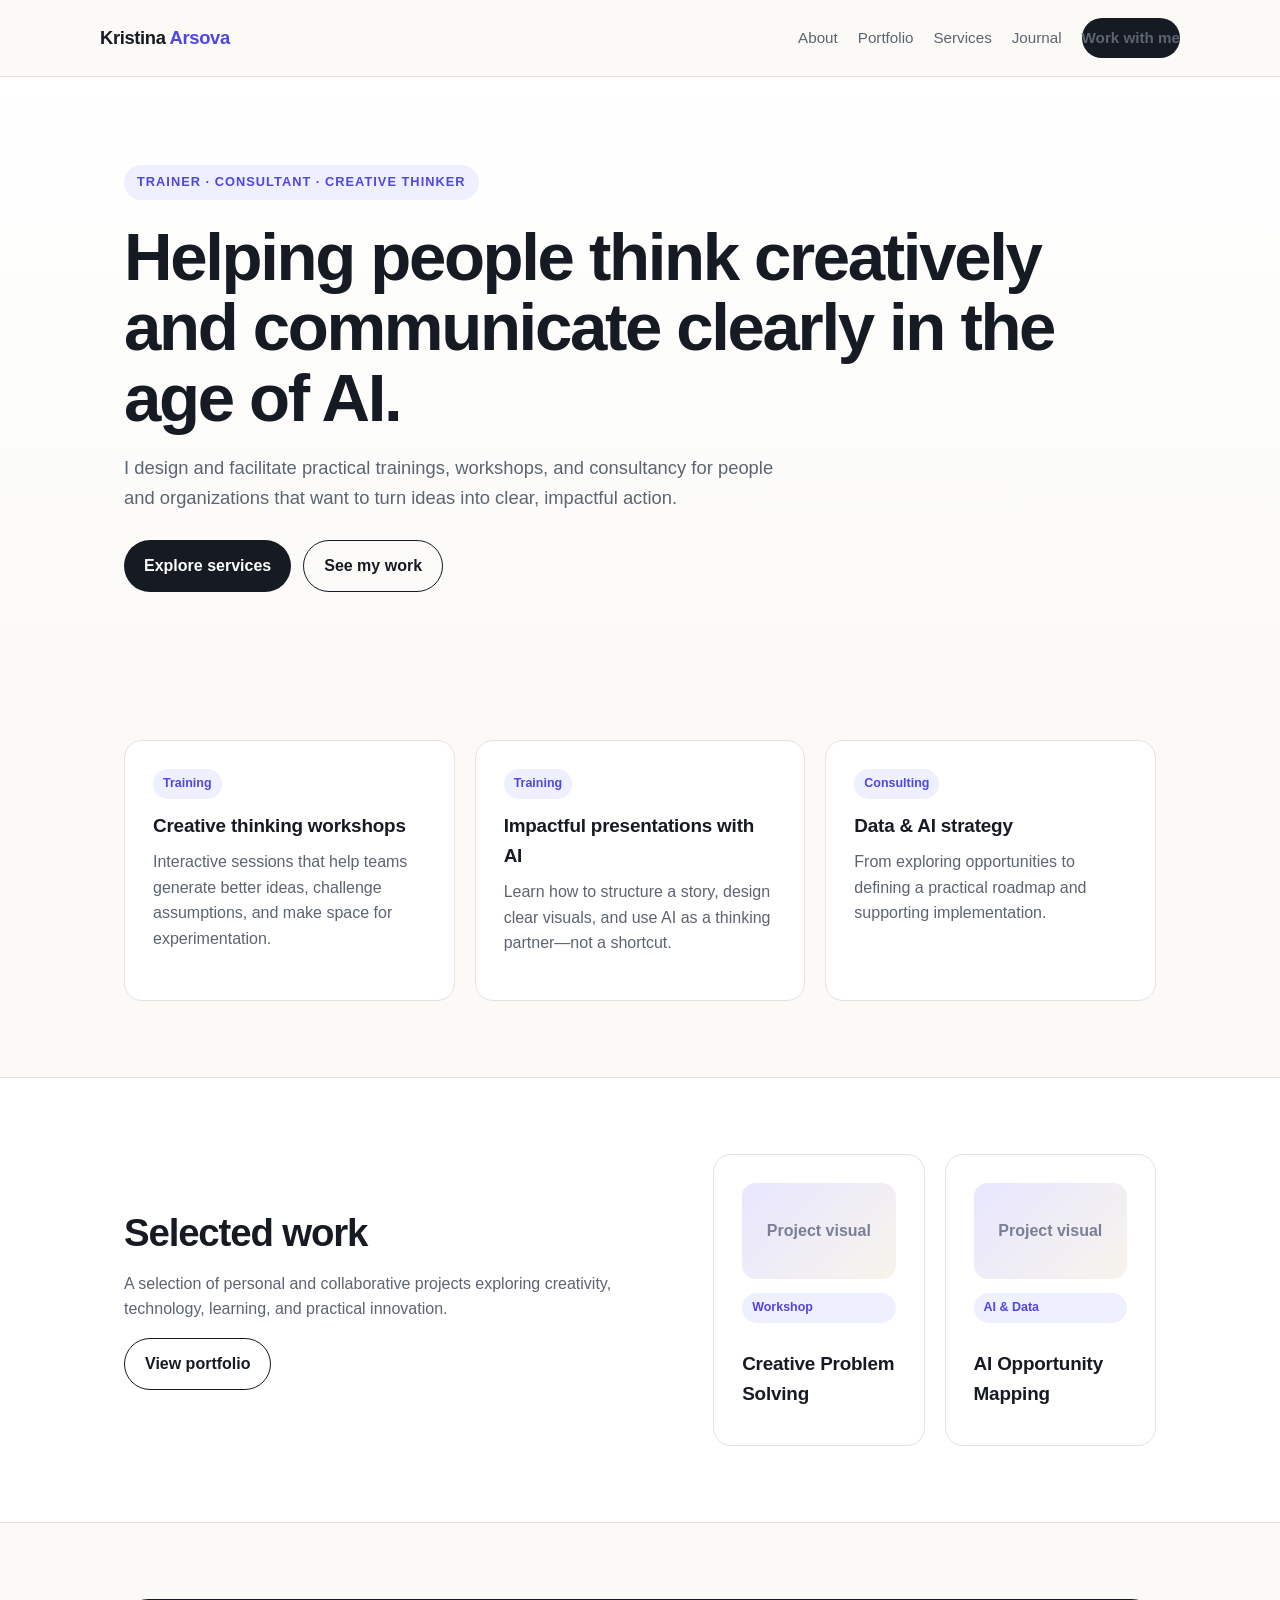
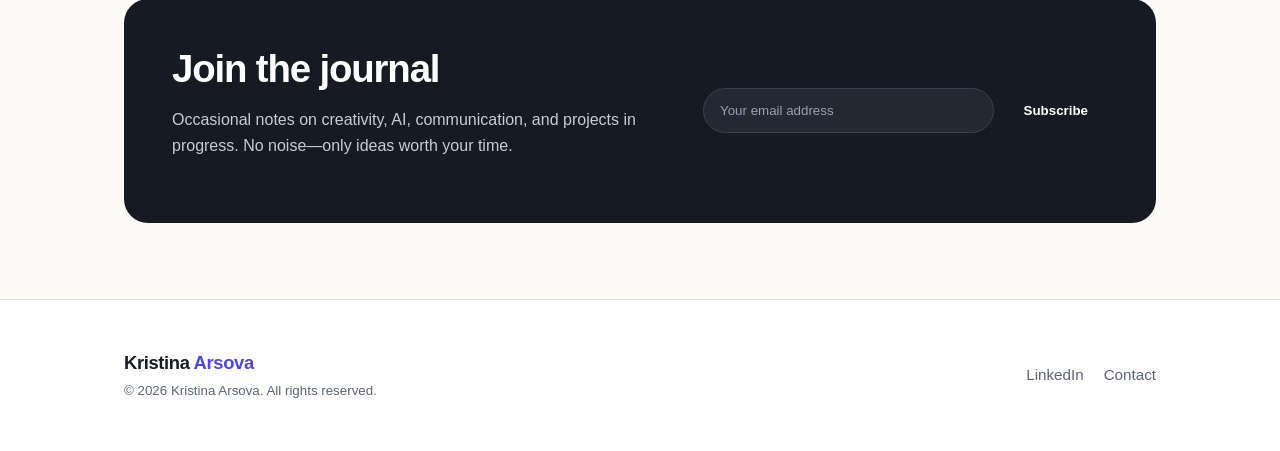
<file: index.html>
<!doctype html>
<html lang="en">
<head>
  <meta charset="utf-8">
  <meta name="viewport" content="width=device-width, initial-scale=1">
  <title>Kristina Arsova — Creativity, AI & Impactful Communication</title>
  <meta name="description" content="Kristina Arsova helps people and organizations think creatively, use AI thoughtfully, and communicate with clarity and impact.">
  <link rel="stylesheet" href="styles.css">
</head>
<body>
  <header class="site-header">
    <div class="container nav">
      <a class="brand" href="index.html">Kristina <span>Arsova</span></a>
      <nav class="nav-links">
        <a href="about.html">About</a>
        <a href="portfolio.html">Portfolio</a>
        <a href="services.html">Services</a>
        <a href="journal.html">Journal</a>
        <a class="btn" href="services.html#contact">Work with me</a>
      </nav>
    </div>
  </header>

  <main>
    <section class="hero">
      <div class="container">
        <span class="eyebrow">Trainer · Consultant · Creative Thinker</span>
        <h1>Helping people think creatively and communicate clearly in the age of AI.</h1>
        <p class="lead">I design and facilitate practical trainings, workshops, and consultancy for people and organizations that want to turn ideas into clear, impactful action.</p>
        <div class="hero-actions">
          <a class="btn" href="services.html">Explore services</a>
          <a class="btn secondary" href="portfolio.html">See my work</a>
        </div>
      </div>
    </section>

    <section class="section">
      <div class="container grid grid-3">
        <article class="card">
          <span class="tag">Training</span>
          <h3>Creative thinking workshops</h3>
          <p>Interactive sessions that help teams generate better ideas, challenge assumptions, and make space for experimentation.</p>
        </article>
        <article class="card">
          <span class="tag">Training</span>
          <h3>Impactful presentations with AI</h3>
          <p>Learn how to structure a story, design clear visuals, and use AI as a thinking partner—not a shortcut.</p>
        </article>
        <article class="card">
          <span class="tag">Consulting</span>
          <h3>Data & AI strategy</h3>
          <p>From exploring opportunities to defining a practical roadmap and supporting implementation.</p>
        </article>
      </div>
    </section>

    <section class="section alt">
      <div class="container split">
        <div>
          <h2>Selected work</h2>
          <p>A selection of personal and collaborative projects exploring creativity, technology, learning, and practical innovation.</p>
          <a class="btn secondary" href="portfolio.html">View portfolio</a>
        </div>
        <div class="grid grid-2">
          <article class="card project">
            <div class="placeholder">Project visual</div>
            <span class="tag">Workshop</span>
            <h3>Creative Problem Solving</h3>
          </article>
          <article class="card project">
            <div class="placeholder">Project visual</div>
            <span class="tag">AI & Data</span>
            <h3>AI Opportunity Mapping</h3>
          </article>
        </div>
      </div>
    </section>

    <section class="section">
      <div class="container">
        <div class="newsletter">
          <div>
            <h2>Join the journal</h2>
            <p>Occasional notes on creativity, AI, communication, and projects in progress. No noise—only ideas worth your time.</p>
          </div>
          <form action="#" method="post">
            <input type="email" name="email" placeholder="Your email address" required>
            <button class="btn" type="submit">Subscribe</button>
          </form>
        </div>
      </div>
    </section>
  </main>

  <footer class="footer">
    <div class="container footer-grid">
      <div>
        <a class="brand" href="index.html">Kristina <span>Arsova</span></a>
        <small><br>© <span id="year"></span> Kristina Arsova. All rights reserved.</small>
      </div>
      <nav class="nav-links">
        <a href="https://www.linkedin.com/in/kristina-arsova" target="_blank" rel="noopener">LinkedIn</a>
        <a href="services.html#contact">Contact</a>
      </nav>
    </div>
  </footer>
  <script>document.getElementById('year').textContent=new Date().getFullYear();</script>
</body>
</html>
</file>
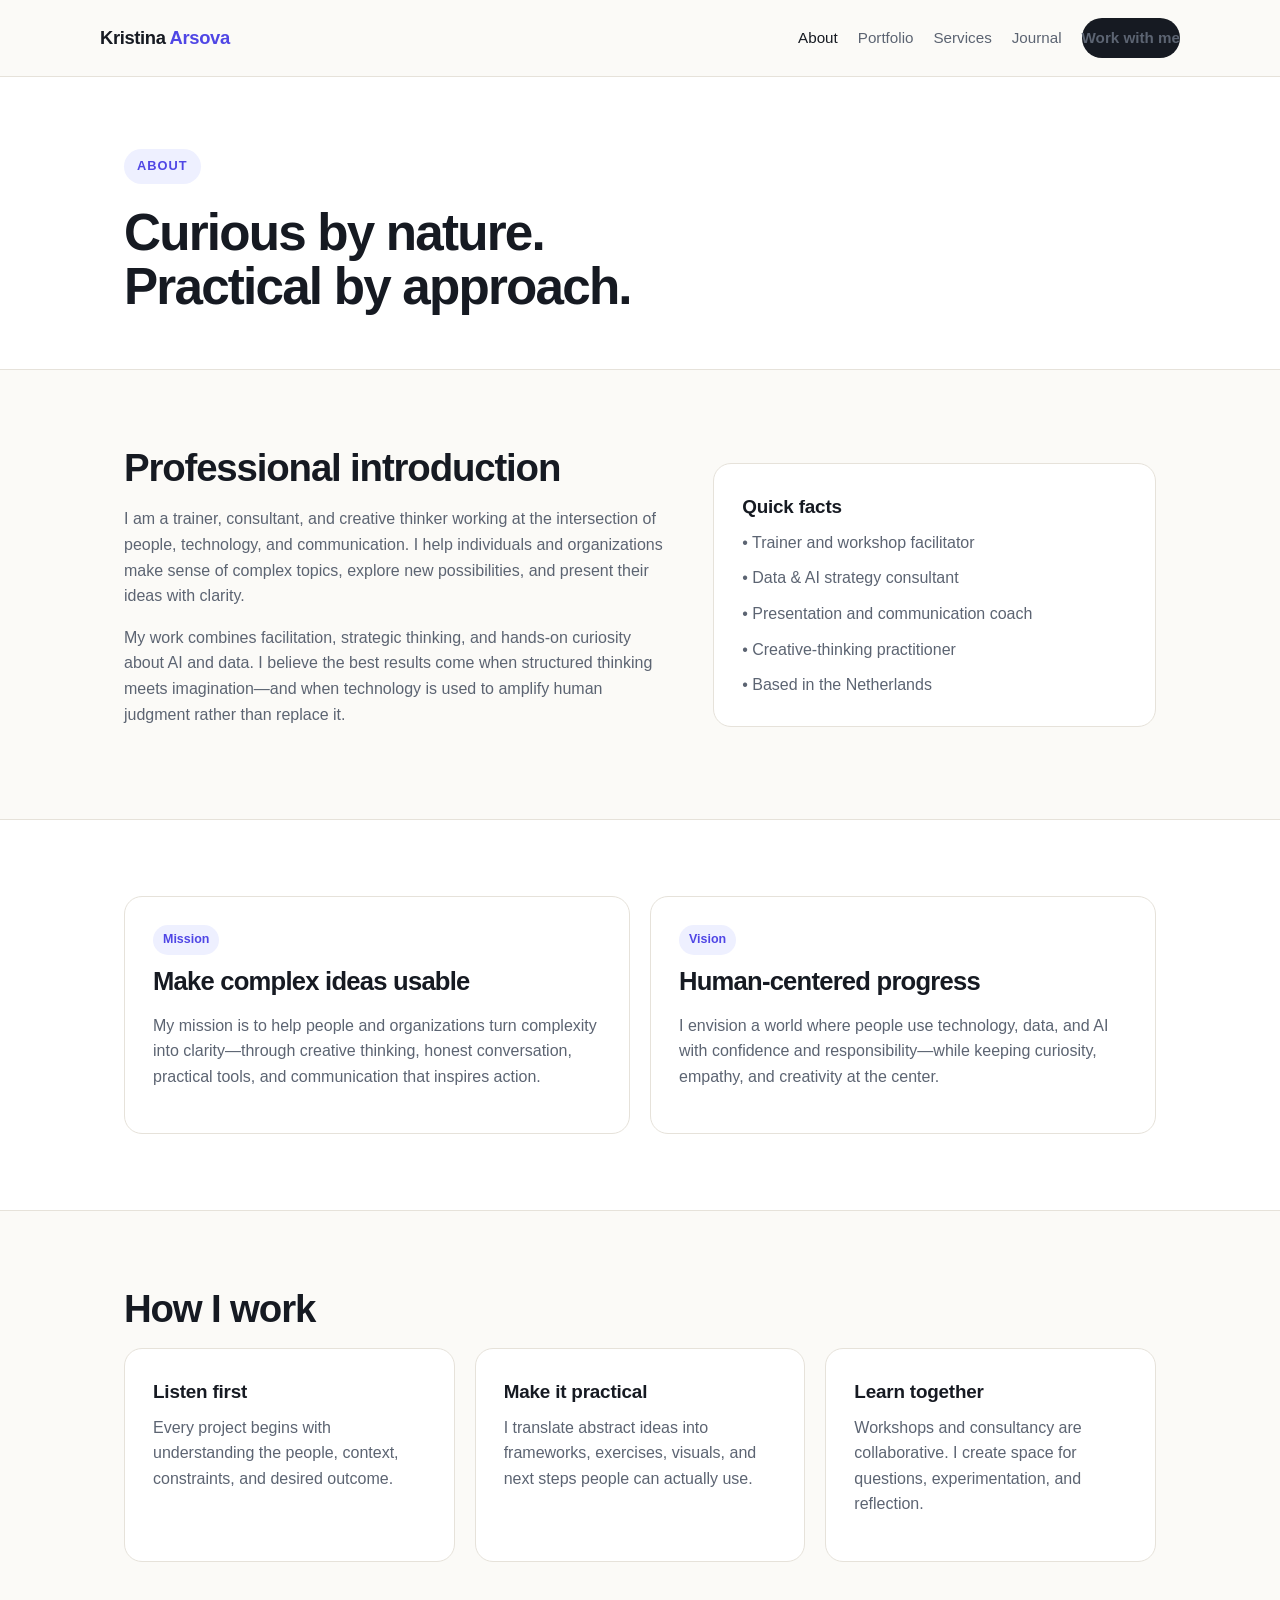
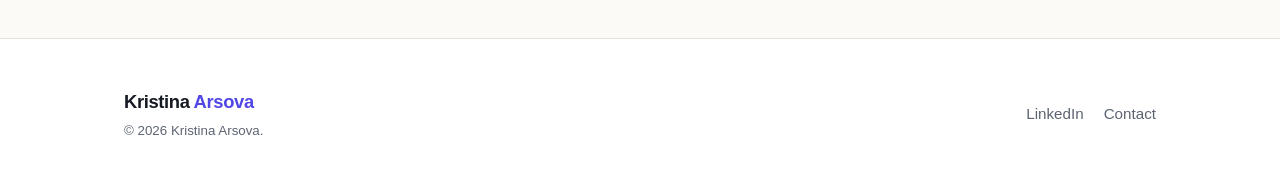
<file: about.html>
<!doctype html>
<html lang="en">
<head>
  <meta charset="utf-8">
  <meta name="viewport" content="width=device-width, initial-scale=1">
  <title>About — Kristina Arsova</title>
  <meta name="description" content="Kristina Arsova's professional background, mission, vision, and approach to creativity, AI, and impactful communication.">
  <link rel="stylesheet" href="styles.css">
</head>
<body>
  <header class="site-header">
    <div class="container nav">
      <a class="brand" href="index.html">Kristina <span>Arsova</span></a>
      <nav class="nav-links">
        <a href="about.html" class="active">About</a>
        <a href="portfolio.html">Portfolio</a>
        <a href="services.html">Services</a>
        <a href="journal.html">Journal</a>
        <a class="btn" href="services.html#contact">Work with me</a>
      </nav>
    </div>
  </header>

  <main>
    <section class="page-head">
      <div class="container">
        <span class="eyebrow">About</span>
        <h1>Curious by nature.<br>Practical by approach.</h1>
      </div>
    </section>

    <section class="section">
      <div class="container split">
        <div>
          <h2>Professional introduction</h2>
          <p>I am a trainer, consultant, and creative thinker working at the intersection of people, technology, and communication. I help individuals and organizations make sense of complex topics, explore new possibilities, and present their ideas with clarity.</p>
          <p>My work combines facilitation, strategic thinking, and hands-on curiosity about AI and data. I believe the best results come when structured thinking meets imagination—and when technology is used to amplify human judgment rather than replace it.</p>
        </div>
        <div class="card">
          <h3>Quick facts</h3>
          <ul class="contact-list">
            <li>• Trainer and workshop facilitator</li>
            <li>• Data & AI strategy consultant</li>
            <li>• Presentation and communication coach</li>
            <li>• Creative-thinking practitioner</li>
            <li>• Based in the Netherlands</li>
          </ul>
        </div>
      </div>
    </section>

    <section class="section alt">
      <div class="container grid grid-2">
        <article class="card">
          <span class="tag">Mission</span>
          <h2 style="font-size:1.6rem">Make complex ideas usable</h2>
          <p>My mission is to help people and organizations turn complexity into clarity—through creative thinking, honest conversation, practical tools, and communication that inspires action.</p>
        </article>
        <article class="card">
          <span class="tag">Vision</span>
          <h2 style="font-size:1.6rem">Human-centered progress</h2>
          <p>I envision a world where people use technology, data, and AI with confidence and responsibility—while keeping curiosity, empathy, and creativity at the center.</p>
        </article>
      </div>
    </section>

    <section class="section">
      <div class="container">
        <h2>How I work</h2>
        <div class="grid grid-3">
          <article class="card"><h3>Listen first</h3><p>Every project begins with understanding the people, context, constraints, and desired outcome.</p></article>
          <article class="card"><h3>Make it practical</h3><p>I translate abstract ideas into frameworks, exercises, visuals, and next steps people can actually use.</p></article>
          <article class="card"><h3>Learn together</h3><p>Workshops and consultancy are collaborative. I create space for questions, experimentation, and reflection.</p></article>
        </div>
      </div>
    </section>
  </main>

  <footer class="footer">
    <div class="container footer-grid">
      <div><a class="brand" href="index.html">Kristina <span>Arsova</span></a><small><br>© <span id="year"></span> Kristina Arsova.</small></div>
      <nav class="nav-links"><a href="https://www.linkedin.com/in/kristina-arsova" target="_blank" rel="noopener">LinkedIn</a><a href="services.html#contact">Contact</a></nav>
    </div>
  </footer>
  <script>document.getElementById('year').textContent=new Date().getFullYear();</script>
</body>
</html>
</file>
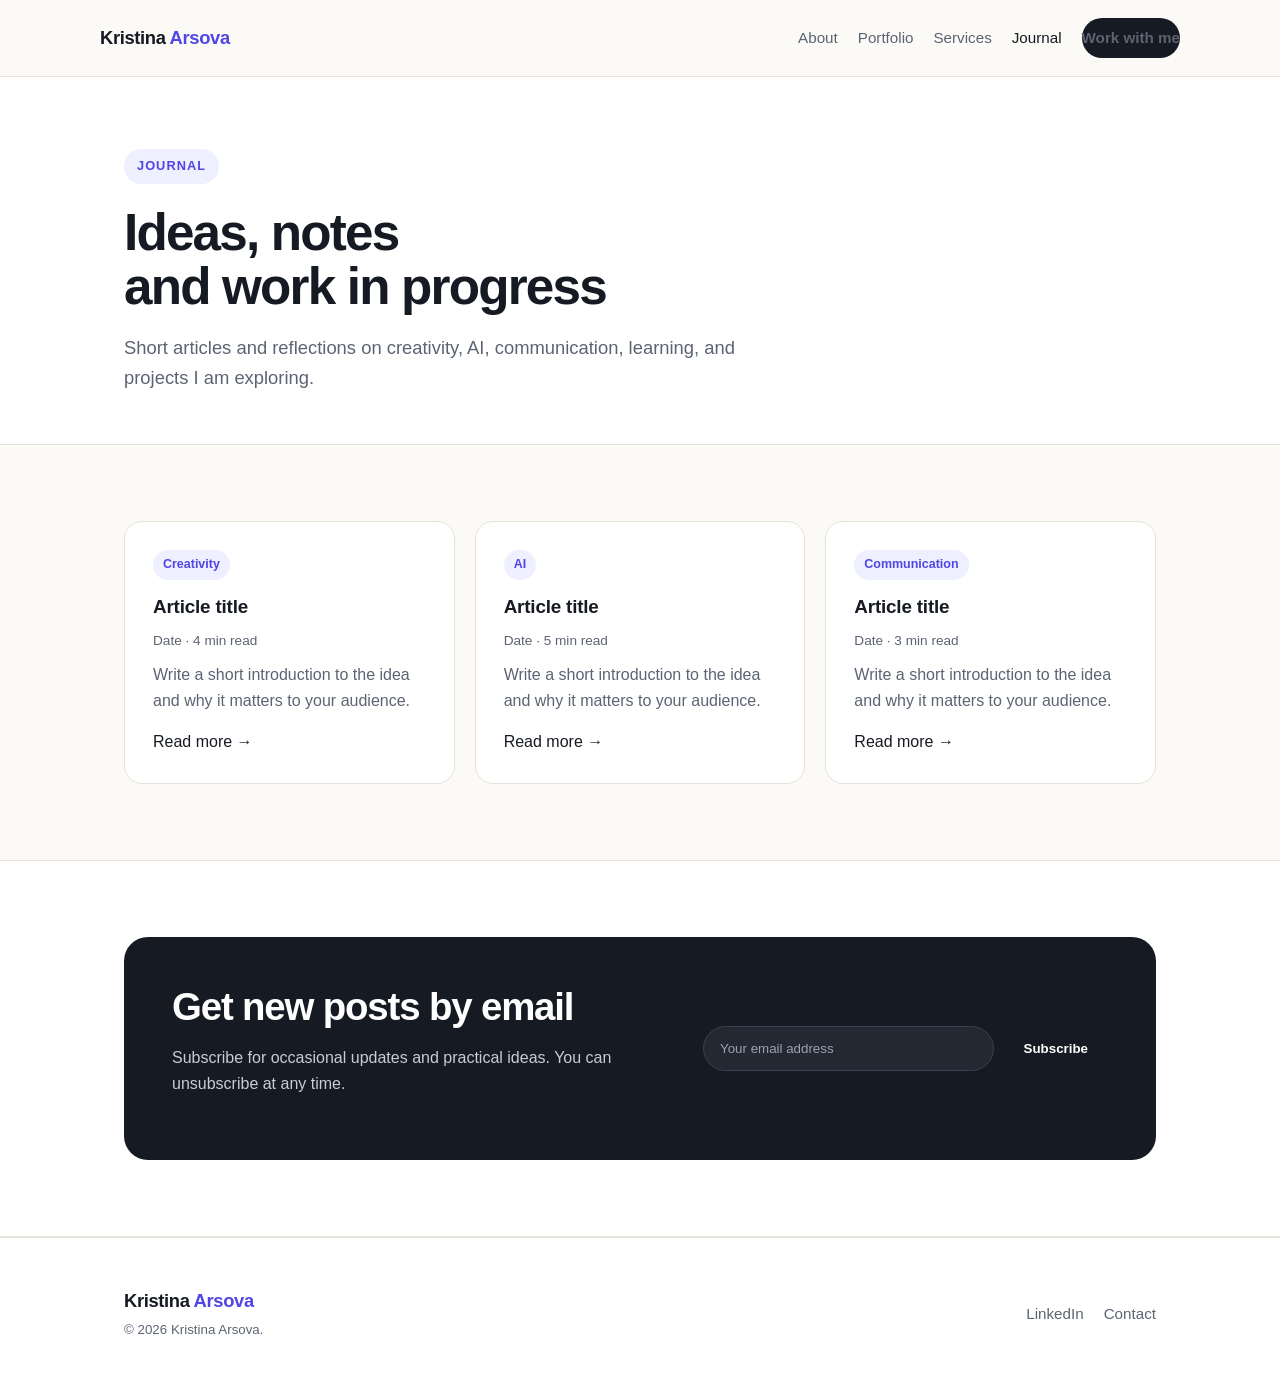
<file: journal.html>
<!doctype html>
<html lang="en">
<head>
  <meta charset="utf-8">
  <meta name="viewport" content="width=device-width, initial-scale=1">
  <title>Journal & Newsletter — Kristina Arsova</title>
  <meta name="description" content="Articles, reflections, project updates, and newsletter issues by Kristina Arsova.">
  <link rel="stylesheet" href="styles.css">
</head>
<body>
  <header class="site-header">
    <div class="container nav">
      <a class="brand" href="index.html">Kristina <span>Arsova</span></a>
      <nav class="nav-links">
        <a href="about.html">About</a>
        <a href="portfolio.html">Portfolio</a>
        <a href="services.html">Services</a>
        <a href="journal.html" class="active">Journal</a>
        <a class="btn" href="services.html#contact">Work with me</a>
      </nav>
    </div>
  </header>

  <main>
    <section class="page-head">
      <div class="container">
        <span class="eyebrow">Journal</span>
        <h1>Ideas, notes<br>and work in progress</h1>
        <p class="lead">Short articles and reflections on creativity, AI, communication, learning, and projects I am exploring.</p>
      </div>
    </section>

    <section class="section">
      <div class="container grid grid-3">
        <article class="card">
          <span class="tag">Creativity</span>
          <h3>Article title</h3>
          <p class="meta">Date · 4 min read</p>
          <p>Write a short introduction to the idea and why it matters to your audience.</p>
          <a href="#">Read more →</a>
        </article>
        <article class="card">
          <span class="tag">AI</span>
          <h3>Article title</h3>
          <p class="meta">Date · 5 min read</p>
          <p>Write a short introduction to the idea and why it matters to your audience.</p>
          <a href="#">Read more →</a>
        </article>
        <article class="card">
          <span class="tag">Communication</span>
          <h3>Article title</h3>
          <p class="meta">Date · 3 min read</p>
          <p>Write a short introduction to the idea and why it matters to your audience.</p>
          <a href="#">Read more →</a>
        </article>
      </div>
    </section>

    <section class="section alt">
      <div class="container">
        <div class="newsletter">
          <div>
            <h2>Get new posts by email</h2>
            <p>Subscribe for occasional updates and practical ideas. You can unsubscribe at any time.</p>
          </div>
          <form action="#" method="post">
            <input type="email" name="email" placeholder="Your email address" required>
            <button class="btn" type="submit">Subscribe</button>
          </form>
        </div>
      </div>
    </section>
  </main>

  <footer class="footer">
    <div class="container footer-grid">
      <div><a class="brand" href="index.html">Kristina <span>Arsova</span></a><small><br>© <span id="year"></span> Kristina Arsova.</small></div>
      <nav class="nav-links"><a href="https://www.linkedin.com/in/kristina-arsova" target="_blank" rel="noopener">LinkedIn</a><a href="services.html#contact">Contact</a></nav>
    </div>
  </footer>
  <script>document.getElementById('year').textContent=new Date().getFullYear();</script>
</body>
</html>
</file>
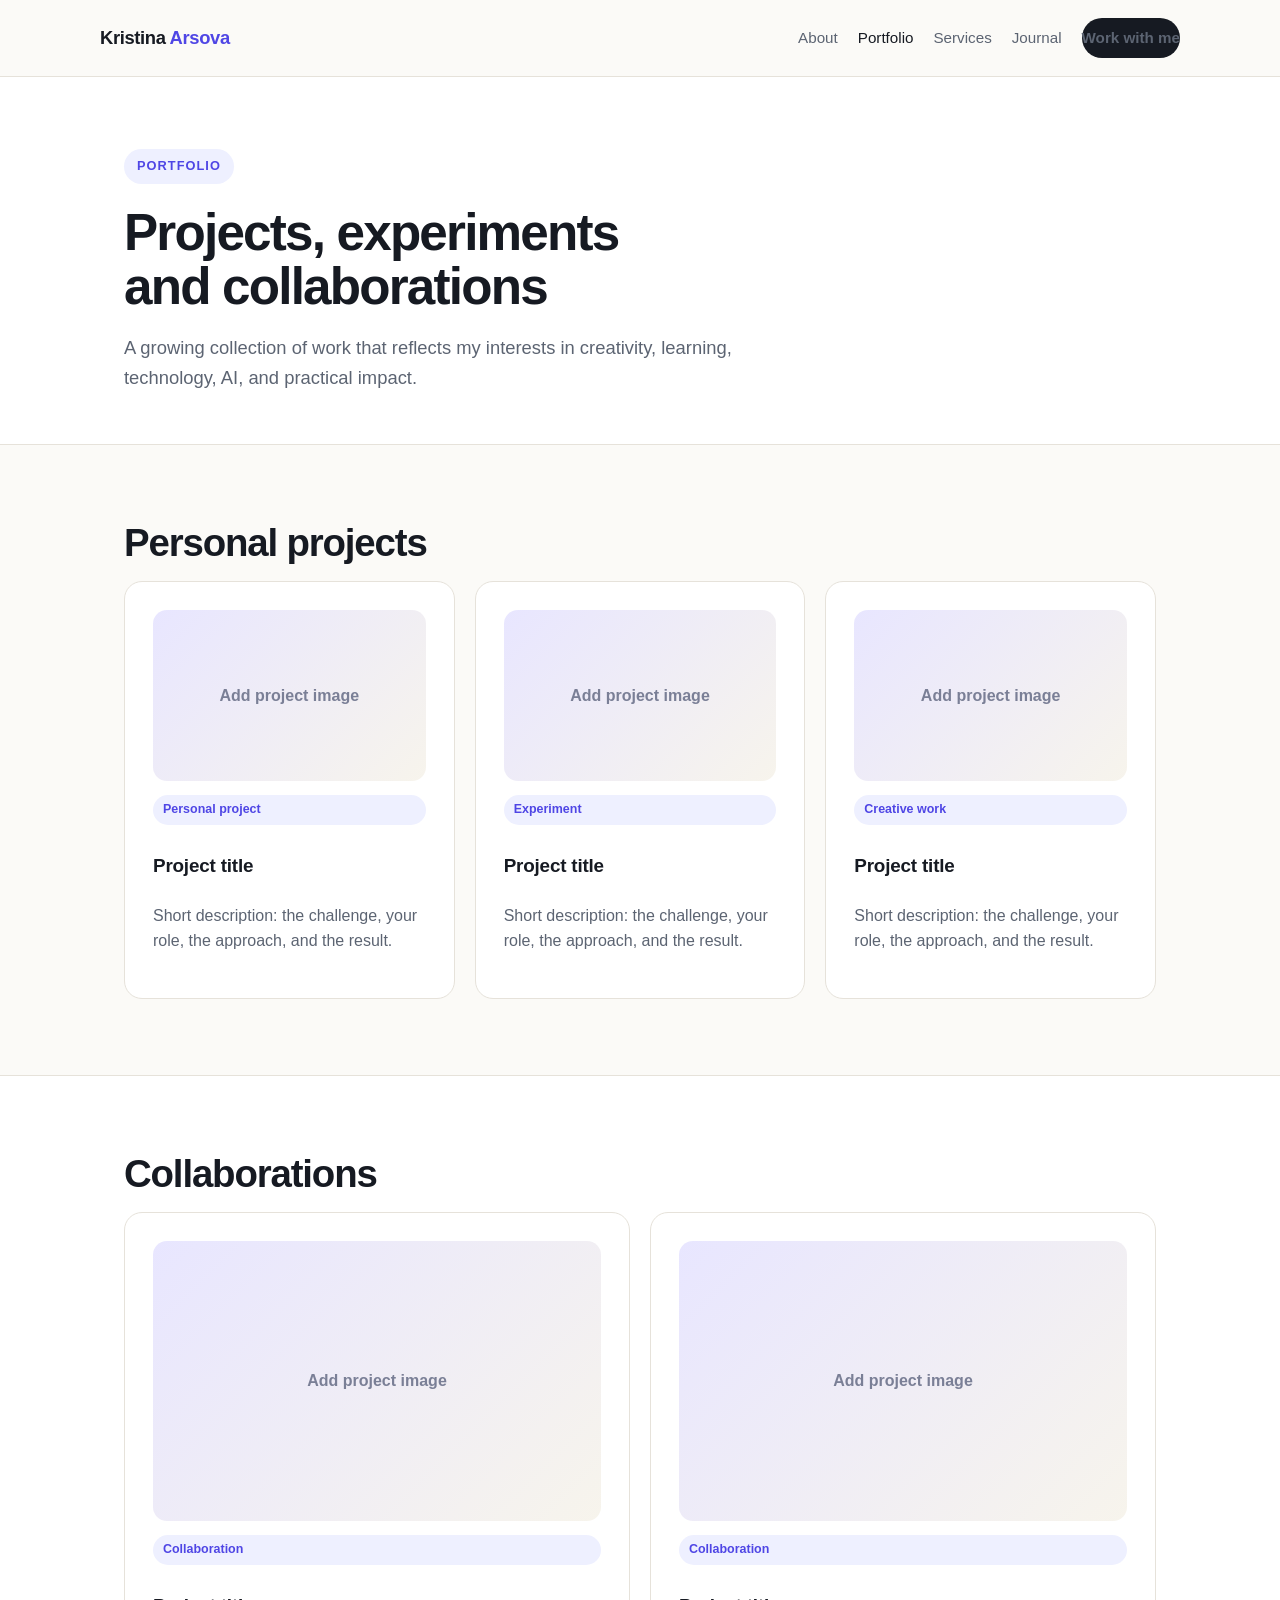
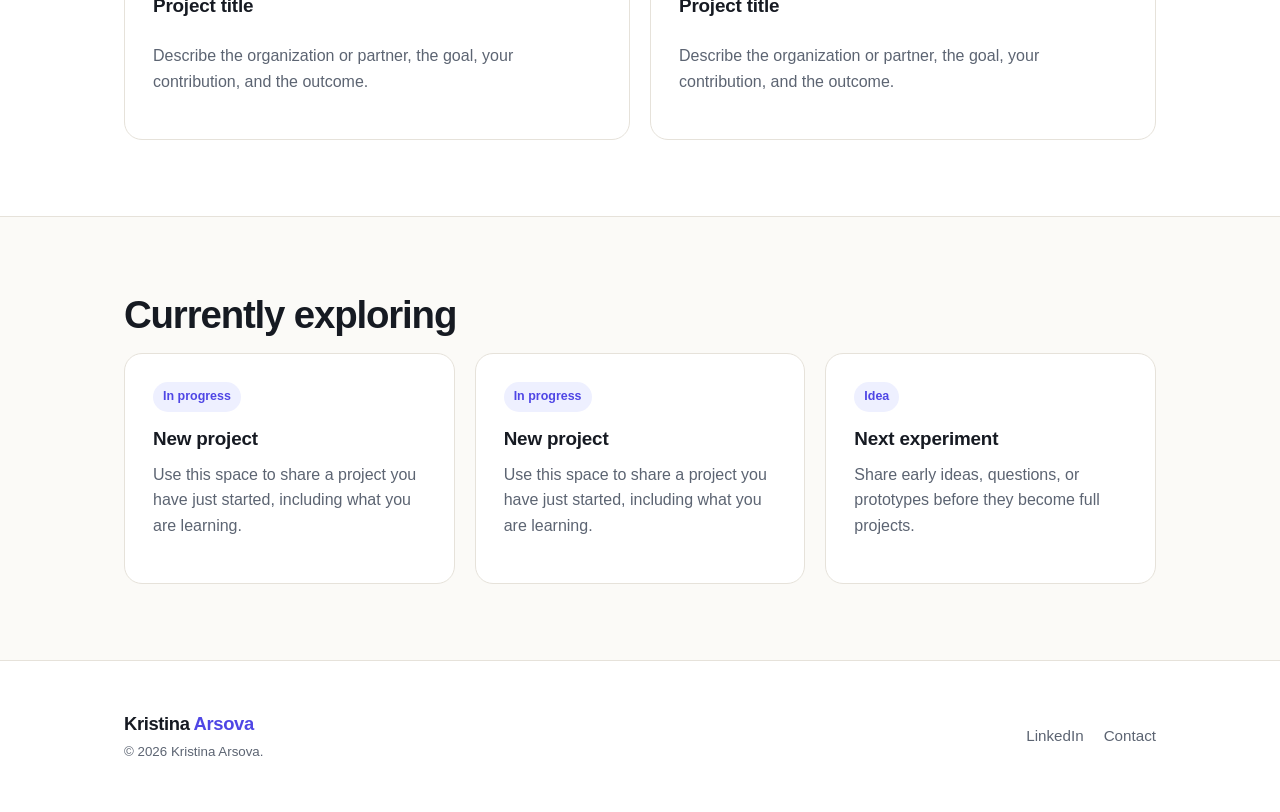
<file: portfolio.html>
<!doctype html>
<html lang="en">
<head>
  <meta charset="utf-8">
  <meta name="viewport" content="width=device-width, initial-scale=1">
  <title>Portfolio — Kristina Arsova</title>
  <meta name="description" content="Selected personal, collaborative, and current projects by Kristina Arsova.">
  <link rel="stylesheet" href="styles.css">
</head>
<body>
  <header class="site-header">
    <div class="container nav">
      <a class="brand" href="index.html">Kristina <span>Arsova</span></a>
      <nav class="nav-links">
        <a href="about.html">About</a>
        <a href="portfolio.html" class="active">Portfolio</a>
        <a href="services.html">Services</a>
        <a href="journal.html">Journal</a>
        <a class="btn" href="services.html#contact">Work with me</a>
      </nav>
    </div>
  </header>

  <main>
    <section class="page-head">
      <div class="container">
        <span class="eyebrow">Portfolio</span>
        <h1>Projects, experiments<br>and collaborations</h1>
        <p class="lead">A growing collection of work that reflects my interests in creativity, learning, technology, AI, and practical impact.</p>
      </div>
    </section>

    <section class="section">
      <div class="container">
        <h2>Personal projects</h2>
        <div class="grid grid-3">
          <article class="card project">
            <div class="placeholder">Add project image</div>
            <span class="tag">Personal project</span>
            <h3>Project title</h3>
            <p>Short description: the challenge, your role, the approach, and the result.</p>
          </article>
          <article class="card project">
            <div class="placeholder">Add project image</div>
            <span class="tag">Experiment</span>
            <h3>Project title</h3>
            <p>Short description: the challenge, your role, the approach, and the result.</p>
          </article>
          <article class="card project">
            <div class="placeholder">Add project image</div>
            <span class="tag">Creative work</span>
            <h3>Project title</h3>
            <p>Short description: the challenge, your role, the approach, and the result.</p>
          </article>
        </div>
      </div>
    </section>

    <section class="section alt">
      <div class="container">
        <h2>Collaborations</h2>
        <div class="grid grid-2">
          <article class="card project">
            <div class="placeholder">Add project image</div>
            <span class="tag">Collaboration</span>
            <h3>Project title</h3>
            <p>Describe the organization or partner, the goal, your contribution, and the outcome.</p>
          </article>
          <article class="card project">
            <div class="placeholder">Add project image</div>
            <span class="tag">Collaboration</span>
            <h3>Project title</h3>
            <p>Describe the organization or partner, the goal, your contribution, and the outcome.</p>
          </article>
        </div>
      </div>
    </section>

    <section class="section">
      <div class="container">
        <h2>Currently exploring</h2>
        <div class="grid grid-3">
          <article class="card"><span class="tag">In progress</span><h3>New project</h3><p>Use this space to share a project you have just started, including what you are learning.</p></article>
          <article class="card"><span class="tag">In progress</span><h3>New project</h3><p>Use this space to share a project you have just started, including what you are learning.</p></article>
          <article class="card"><span class="tag">Idea</span><h3>Next experiment</h3><p>Share early ideas, questions, or prototypes before they become full projects.</p></article>
        </div>
      </div>
    </section>
  </main>

  <footer class="footer">
    <div class="container footer-grid">
      <div><a class="brand" href="index.html">Kristina <span>Arsova</span></a><small><br>© <span id="year"></span> Kristina Arsova.</small></div>
      <nav class="nav-links"><a href="https://www.linkedin.com/in/kristina-arsova" target="_blank" rel="noopener">LinkedIn</a><a href="services.html#contact">Contact</a></nav>
    </div>
  </footer>
  <script>document.getElementById('year').textContent=new Date().getFullYear();</script>
</body>
</html>
</file>
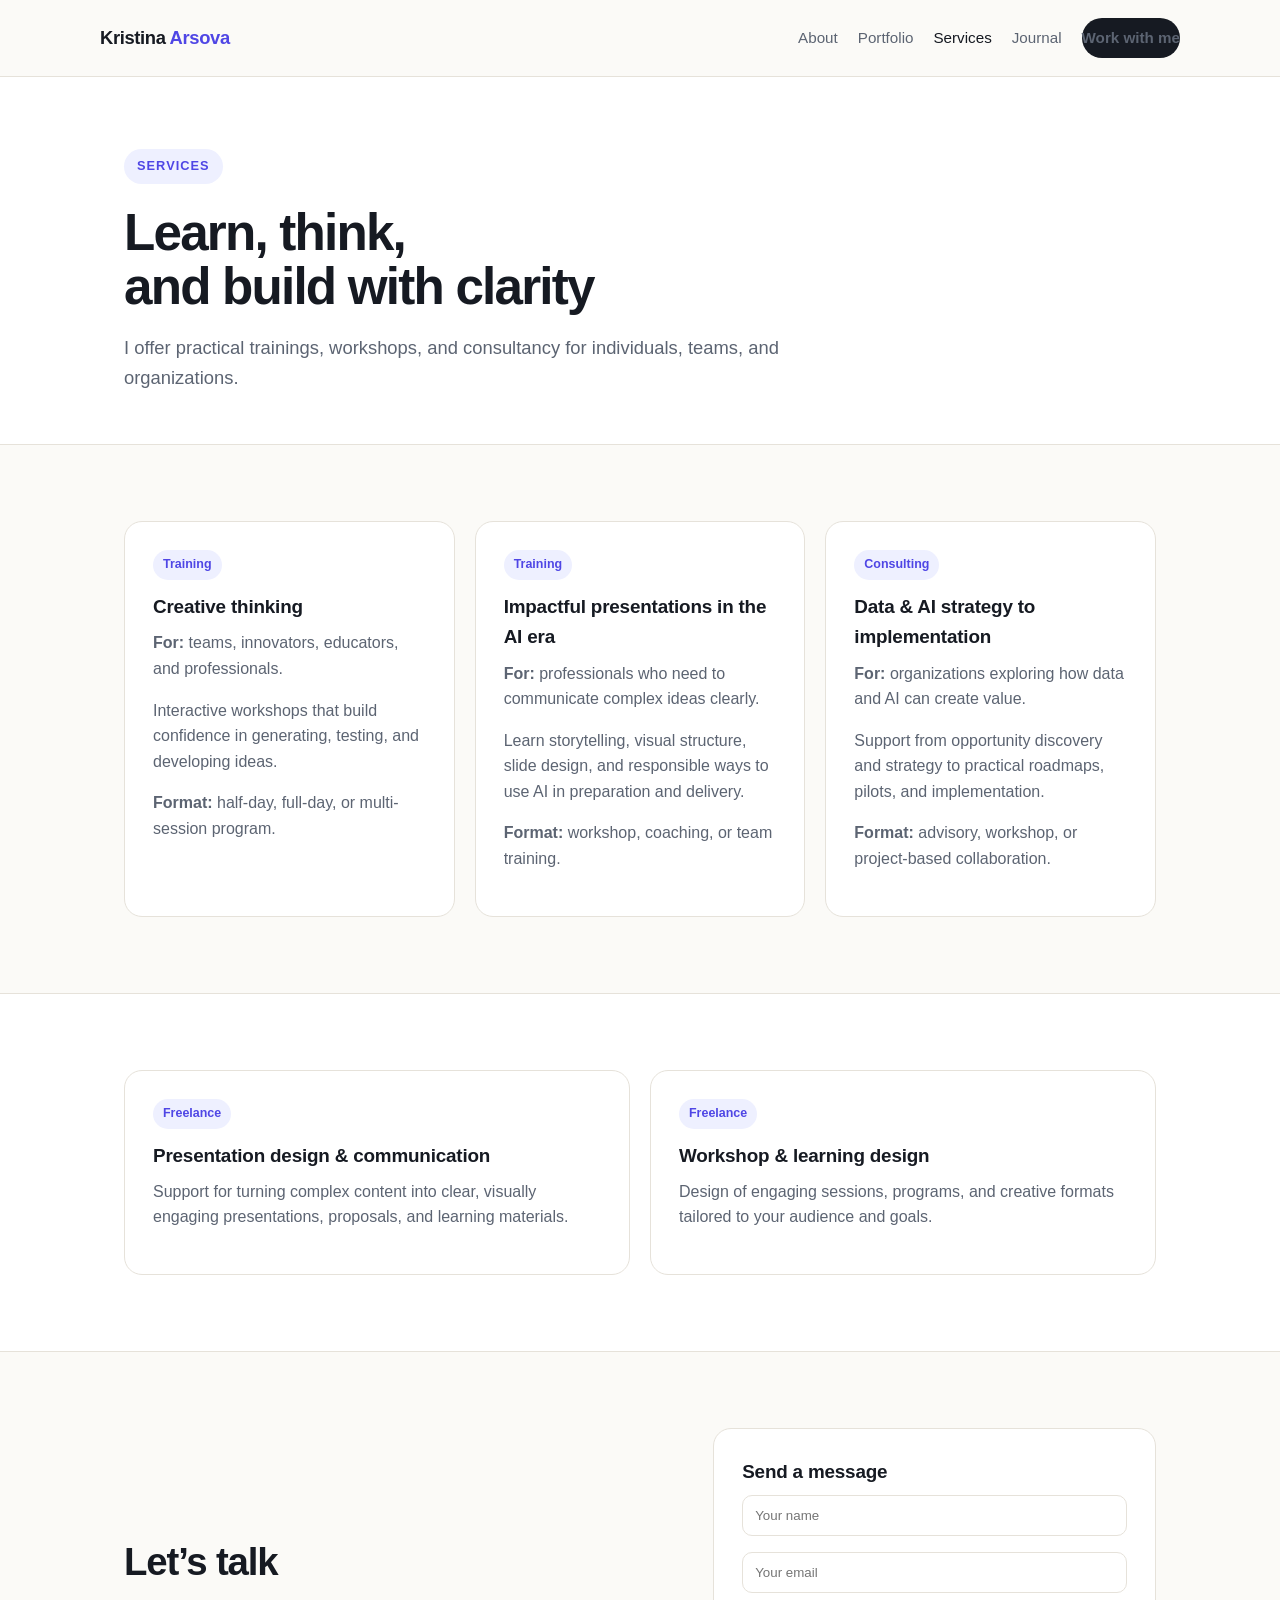
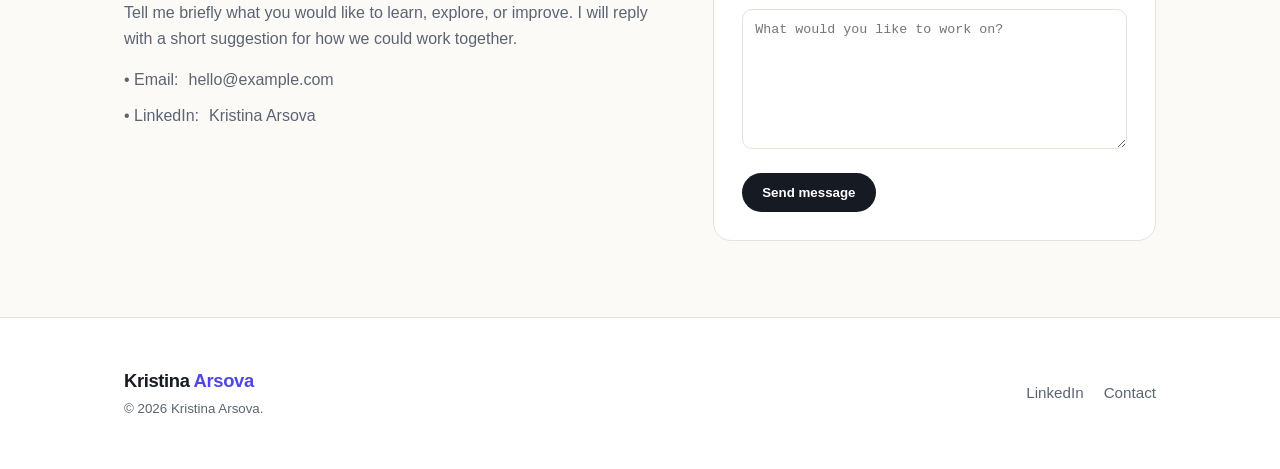
<file: services.html>
<!doctype html>
<html lang="en">
<head>
  <meta charset="utf-8">
  <meta name="viewport" content="width=device-width, initial-scale=1">
  <title>Services — Kristina Arsova</title>
  <meta name="description" content="Training, workshops, and consultancy in creative thinking, impactful AI-era presentations, and data & AI strategy.">
  <link rel="stylesheet" href="styles.css">
</head>
<body>
  <header class="site-header">
    <div class="container nav">
      <a class="brand" href="index.html">Kristina <span>Arsova</span></a>
      <nav class="nav-links">
        <a href="about.html">About</a>
        <a href="portfolio.html">Portfolio</a>
        <a href="services.html" class="active">Services</a>
        <a href="journal.html">Journal</a>
        <a class="btn" href="#contact">Work with me</a>
      </nav>
    </div>
  </header>

  <main>
    <section class="page-head">
      <div class="container">
        <span class="eyebrow">Services</span>
        <h1>Learn, think,<br>and build with clarity</h1>
        <p class="lead">I offer practical trainings, workshops, and consultancy for individuals, teams, and organizations.</p>
      </div>
    </section>

    <section class="section">
      <div class="container grid grid-3">
        <article class="card">
          <span class="tag">Training</span>
          <h3>Creative thinking</h3>
          <p><strong>For:</strong> teams, innovators, educators, and professionals.</p>
          <p>Interactive workshops that build confidence in generating, testing, and developing ideas.</p>
          <p><strong>Format:</strong> half-day, full-day, or multi-session program.</p>
        </article>
        <article class="card">
          <span class="tag">Training</span>
          <h3>Impactful presentations in the AI era</h3>
          <p><strong>For:</strong> professionals who need to communicate complex ideas clearly.</p>
          <p>Learn storytelling, visual structure, slide design, and responsible ways to use AI in preparation and delivery.</p>
          <p><strong>Format:</strong> workshop, coaching, or team training.</p>
        </article>
        <article class="card">
          <span class="tag">Consulting</span>
          <h3>Data & AI strategy to implementation</h3>
          <p><strong>For:</strong> organizations exploring how data and AI can create value.</p>
          <p>Support from opportunity discovery and strategy to practical roadmaps, pilots, and implementation.</p>
          <p><strong>Format:</strong> advisory, workshop, or project-based collaboration.</p>
        </article>
      </div>
    </section>

    <section class="section alt">
      <div class="container grid grid-2">
        <article class="card">
          <span class="tag">Freelance</span>
          <h3>Presentation design & communication</h3>
          <p>Support for turning complex content into clear, visually engaging presentations, proposals, and learning materials.</p>
        </article>
        <article class="card">
          <span class="tag">Freelance</span>
          <h3>Workshop & learning design</h3>
          <p>Design of engaging sessions, programs, and creative formats tailored to your audience and goals.</p>
        </article>
      </div>
    </section>

    <section class="section" id="contact">
      <div class="container split">
        <div>
          <h2>Let’s talk</h2>
          <p>Tell me briefly what you would like to learn, explore, or improve. I will reply with a short suggestion for how we could work together.</p>
          <ul class="contact-list">
            <li>• Email: <a href="mailto:hello@example.com">hello@example.com</a></li>
            <li>• LinkedIn: <a href="https://www.linkedin.com/in/kristina-arsova" target="_blank" rel="noopener">Kristina Arsova</a></li>
          </ul>
        </div>
        <form class="card" action="mailto:hello@example.com" method="post" enctype="text/plain">
          <h3>Send a message</h3>
          <p><input style="width:100%;padding:12px;border:1px solid var(--line);border-radius:10px" name="name" placeholder="Your name" required></p>
          <p><input style="width:100%;padding:12px;border:1px solid var(--line);border-radius:10px" name="email" type="email" placeholder="Your email" required></p>
          <p><textarea style="width:100%;min-height:140px;padding:12px;border:1px solid var(--line);border-radius:10px" name="message" placeholder="What would you like to work on?" required></textarea></p>
          <button class="btn" type="submit">Send message</button>
        </form>
      </div>
    </section>
  </main>

  <footer class="footer">
    <div class="container footer-grid">
      <div><a class="brand" href="index.html">Kristina <span>Arsova</span></a><small><br>© <span id="year"></span> Kristina Arsova.</small></div>
      <nav class="nav-links"><a href="https://www.linkedin.com/in/kristina-arsova" target="_blank" rel="noopener">LinkedIn</a><a href="#contact">Contact</a></nav>
    </div>
  </footer>
  <script>document.getElementById('year').textContent=new Date().getFullYear();</script>
</body>
</html>
</file>
<file: styles.css>
:root{
  --ink:#161a22; --muted:#5c6472; --bg:#fbfaf7; --card:#ffffff;
  --accent:#4f46e5; --accent-soft:#eef0ff; --line:#e6e2da;
  --radius:18px; --max:1080px;
}
*{box-sizing:border-box}
html{scroll-behavior:smooth}
body{margin:0;font-family:Inter,-apple-system,BlinkMacSystemFont,"Segoe UI",sans-serif;background:var(--bg);color:var(--ink);line-height:1.6}
a{color:inherit;text-decoration:none}
img{max-width:100%;display:block;border-radius:14px}
.container{max-width:var(--max);margin:0 auto;padding:0 24px}
.site-header{position:sticky;top:0;z-index:20;background:rgba(251,250,247,.92);backdrop-filter:blur(10px);border-bottom:1px solid var(--line)}
.nav{display:flex;align-items:center;justify-content:space-between;gap:24px;padding:18px 0}
.brand{font-weight:800;letter-spacing:-.02em;font-size:1.15rem}
.brand span{color:var(--accent)}
.nav-links{display:flex;gap:20px;align-items:center;font-size:.95rem}
.nav-links a{color:var(--muted);padding:8px 0}
.nav-links a:hover,.nav-links a.active{color:var(--ink)}
.btn{display:inline-flex;align-items:center;gap:8px;background:var(--ink);color:white;padding:12px 20px;border-radius:999px;font-weight:600;border:0;cursor:pointer;transition:.2s}
.btn:hover{background:var(--accent);transform:translateY(-1px)}
.btn.secondary{background:transparent;color:var(--ink);border:1px solid var(--ink)}
.btn.secondary:hover{border-color:var(--accent);color:var(--accent);background:transparent}
.hero{padding:88px 0 72px;background:linear-gradient(180deg,#fff 0%,var(--bg) 100%)}
.eyebrow{display:inline-block;background:var(--accent-soft);color:var(--accent);font-weight:700;font-size:.8rem;letter-spacing:.08em;text-transform:uppercase;padding:7px 13px;border-radius:999px;margin-bottom:22px}
h1{font-size:clamp(2.4rem,6vw,4.2rem);line-height:1.05;letter-spacing:-.035em;margin:0 0 20px}
h2{font-size:clamp(1.7rem,3.5vw,2.4rem);letter-spacing:-.03em;line-height:1.15;margin:0 0 16px}
h3{font-size:1.18rem;margin:0 0 8px;letter-spacing:-.01em}
p{margin:0 0 16px;color:var(--muted)}
.lead{font-size:1.15rem;max-width:680px}
.hero-actions{display:flex;flex-wrap:wrap;gap:12px;margin-top:28px}
.section{padding:76px 0}
.section.alt{background:white;border-top:1px solid var(--line);border-bottom:1px solid var(--line)}
.grid{display:grid;gap:20px}
.grid-3{grid-template-columns:repeat(3,1fr)}
.grid-2{grid-template-columns:repeat(2,1fr)}
.card{background:var(--card);border:1px solid var(--line);border-radius:var(--radius);padding:28px;transition:.2s}
.card:hover{transform:translateY(-3px);box-shadow:0 14px 34px rgba(22,26,34,.08)}
.tag{display:inline-block;background:var(--accent-soft);color:var(--accent);font-size:.78rem;font-weight:700;padding:5px 10px;border-radius:999px;margin-bottom:12px}
.meta{font-size:.85rem;color:var(--muted);margin-bottom:10px}
.project{display:flex;flex-direction:column;gap:14px}
.placeholder{aspect-ratio:16/10;background:linear-gradient(135deg,#e8e6ff,#f7f4ec);display:grid;place-items:center;color:#7a7f96;font-weight:600;border-radius:14px}
.split{display:grid;grid-template-columns:1.1fr .9fr;gap:48px;align-items:center}
.quote{font-size:1.35rem;line-height:1.45;font-weight:600;letter-spacing:-.02em;color:var(--ink)}
.footer{padding:48px 0;border-top:1px solid var(--line);background:white}
.footer-grid{display:flex;justify-content:space-between;gap:24px;flex-wrap:wrap;align-items:center}
.footer small{color:var(--muted)}
.newsletter{background:var(--ink);color:white;border-radius:24px;padding:48px;display:grid;grid-template-columns:1.1fr .9fr;gap:36px;align-items:center}
.newsletter p{color:#c8ccd6}
.newsletter form{display:flex;gap:10px;flex-wrap:wrap}
.newsletter input{flex:1;min-width:220px;padding:14px 16px;border-radius:999px;border:1px solid #3a4150;background:#232833;color:white}
.newsletter input::placeholder{color:#9aa1af}
.page-head{padding:72px 0 36px;background:white;border-bottom:1px solid var(--line)}
.page-head h1{font-size:clamp(2.1rem,5vw,3.2rem)}
.contact-list{list-style:none;padding:0;margin:0;display:grid;gap:10px}
.contact-list li{display:flex;gap:10px;align-items:center;color:var(--muted)}
@media(max-width:880px){.grid-3,.grid-2,.split,.newsletter{grid-template-columns:1fr}.nav-links{display:none}.section{padding:56px 0}}
</file>
